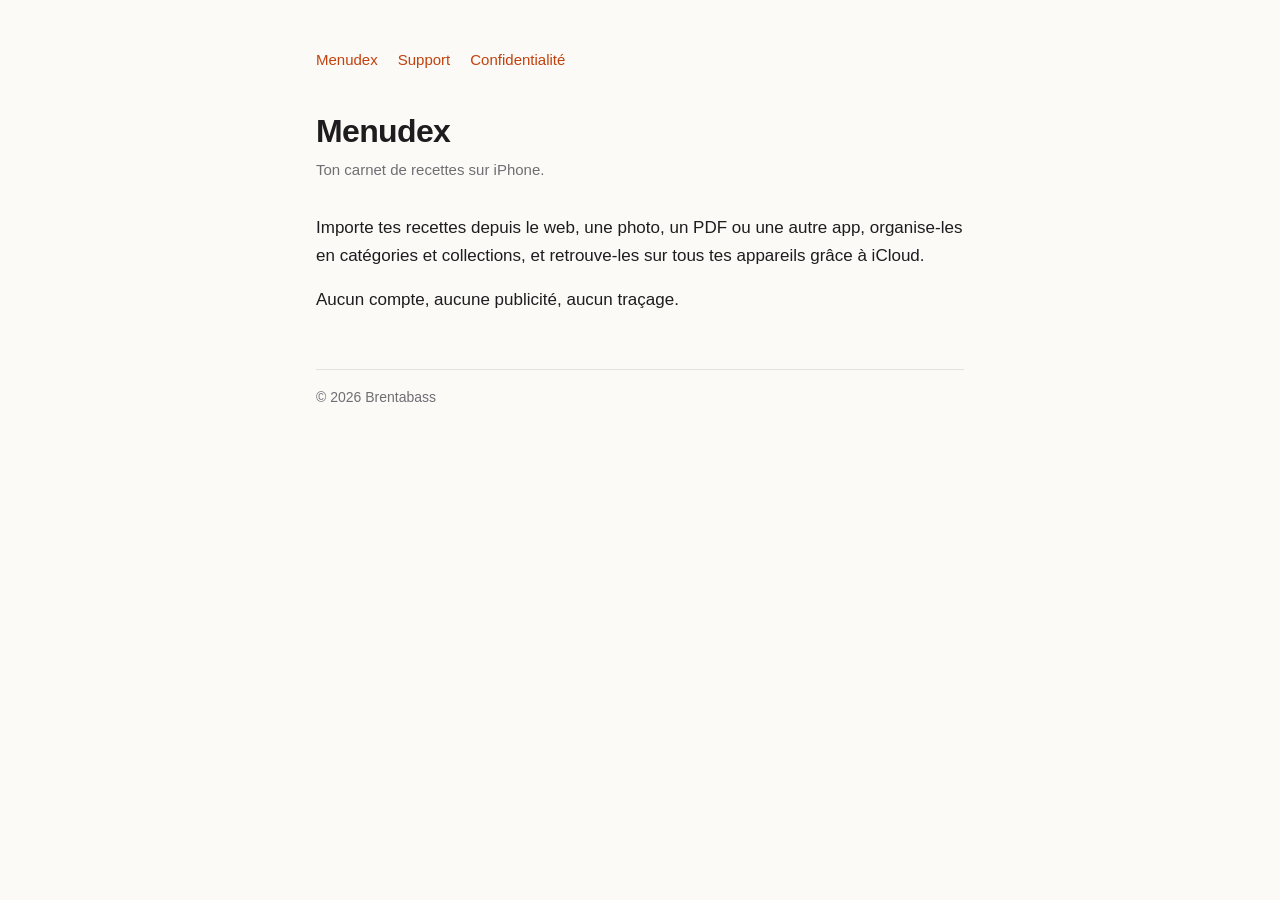
<file: index.html>
<!doctype html>
<html lang="fr">
<head>
  <meta charset="utf-8">
  <meta name="viewport" content="width=device-width, initial-scale=1">
  <title>Menudex</title>
  <meta name="description" content="Menudex — ton carnet de recettes sur iPhone.">
  <link rel="stylesheet" href="style.css">
</head>
<body>
<main>
  <nav><a href="./">Menudex</a><a href="support.html">Support</a><a href="privacy.html">Confidentialité</a></nav>
  <header>
    <h1>Menudex</h1>
    <p class="meta">Ton carnet de recettes sur iPhone.</p>
  </header>
  <p>Importe tes recettes depuis le web, une photo, un PDF ou une autre app, organise-les en catégories et collections, et retrouve-les sur tous tes appareils grâce à iCloud.</p>
  <p>Aucun compte, aucune publicité, aucun traçage.</p>
  <footer>© 2026 Brentabass</footer>
</main>
</body>
</html>
</file>
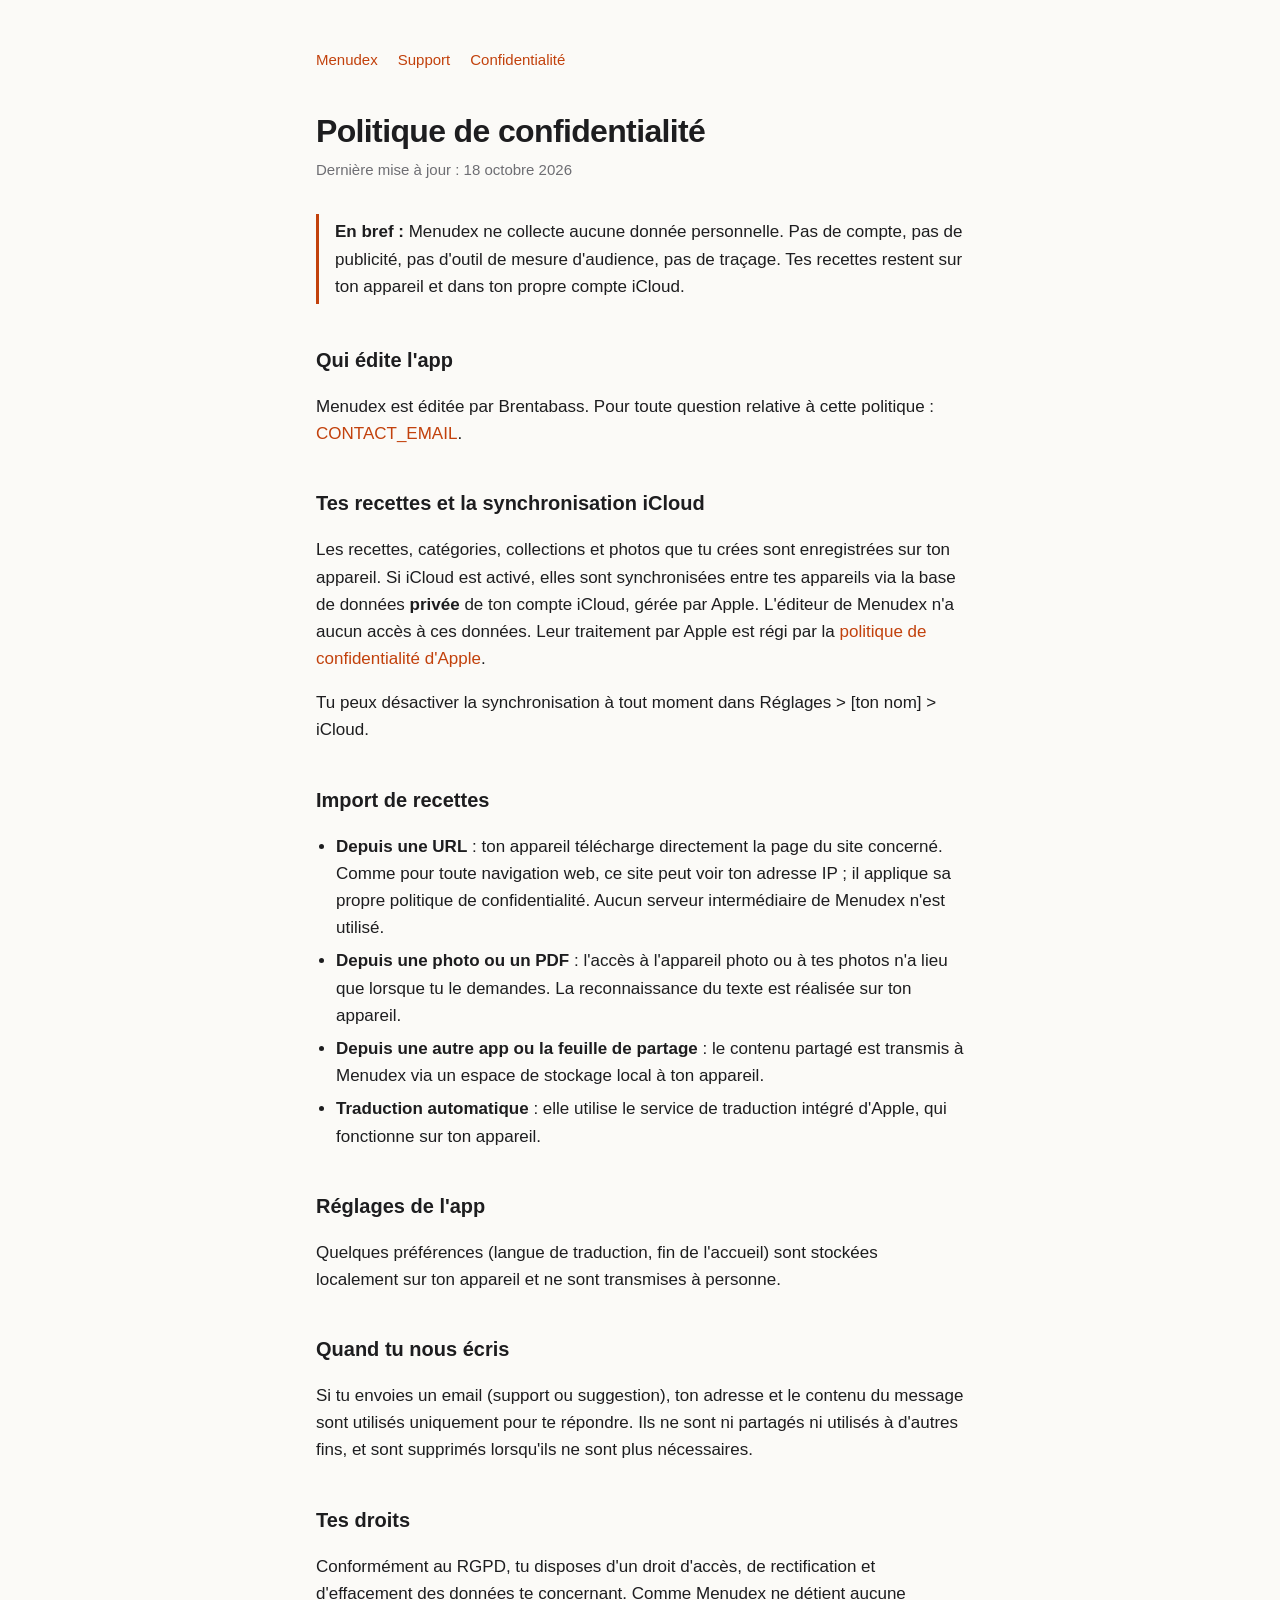
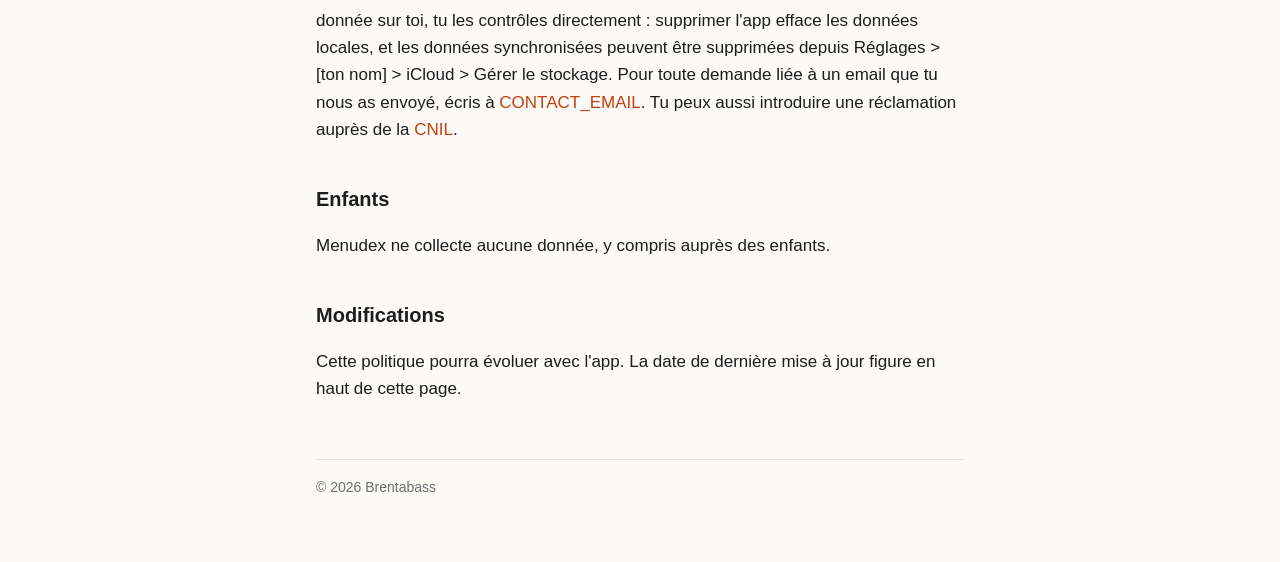
<file: privacy.html>
<!doctype html>
<html lang="fr">
<head>
  <meta charset="utf-8">
  <meta name="viewport" content="width=device-width, initial-scale=1">
  <title>Menudex — Confidentialité</title>
  <meta name="description" content="Politique de confidentialité de l'app Menudex.">
  <link rel="stylesheet" href="style.css">
</head>
<body>
<main>
  <nav><a href="./">Menudex</a><a href="support.html">Support</a><a href="privacy.html">Confidentialité</a></nav>
  <header>
    <h1>Politique de confidentialité</h1>
    <p class="meta">Dernière mise à jour : 18 octobre 2026</p>
  </header>

  <p class="summary"><strong>En bref :</strong> Menudex ne collecte aucune donnée personnelle. Pas de compte, pas de publicité, pas d'outil de mesure d'audience, pas de traçage. Tes recettes restent sur ton appareil et dans ton propre compte iCloud.</p>

  <h2>Qui édite l'app</h2>
  <p>Menudex est éditée par Brentabass. Pour toute question relative à cette politique : <a href="mailto:CONTACT_EMAIL">CONTACT_EMAIL</a>.</p>

  <h2>Tes recettes et la synchronisation iCloud</h2>
  <p>Les recettes, catégories, collections et photos que tu crées sont enregistrées sur ton appareil. Si iCloud est activé, elles sont synchronisées entre tes appareils via la base de données <strong>privée</strong> de ton compte iCloud, gérée par Apple. L'éditeur de Menudex n'a aucun accès à ces données. Leur traitement par Apple est régi par la <a href="https://www.apple.com/legal/privacy/">politique de confidentialité d'Apple</a>.</p>
  <p>Tu peux désactiver la synchronisation à tout moment dans Réglages &gt; [ton nom] &gt; iCloud.</p>

  <h2>Import de recettes</h2>
  <ul>
    <li><strong>Depuis une URL</strong> : ton appareil télécharge directement la page du site concerné. Comme pour toute navigation web, ce site peut voir ton adresse IP ; il applique sa propre politique de confidentialité. Aucun serveur intermédiaire de Menudex n'est utilisé.</li>
    <li><strong>Depuis une photo ou un PDF</strong> : l'accès à l'appareil photo ou à tes photos n'a lieu que lorsque tu le demandes. La reconnaissance du texte est réalisée sur ton appareil.</li>
    <li><strong>Depuis une autre app ou la feuille de partage</strong> : le contenu partagé est transmis à Menudex via un espace de stockage local à ton appareil.</li>
    <li><strong>Traduction automatique</strong> : elle utilise le service de traduction intégré d'Apple, qui fonctionne sur ton appareil.</li>
  </ul>

  <h2>Réglages de l'app</h2>
  <p>Quelques préférences (langue de traduction, fin de l'accueil) sont stockées localement sur ton appareil et ne sont transmises à personne.</p>

  <h2>Quand tu nous écris</h2>
  <p>Si tu envoies un email (support ou suggestion), ton adresse et le contenu du message sont utilisés uniquement pour te répondre. Ils ne sont ni partagés ni utilisés à d'autres fins, et sont supprimés lorsqu'ils ne sont plus nécessaires.</p>

  <h2>Tes droits</h2>
  <p>Conformément au RGPD, tu disposes d'un droit d'accès, de rectification et d'effacement des données te concernant. Comme Menudex ne détient aucune donnée sur toi, tu les contrôles directement : supprimer l'app efface les données locales, et les données synchronisées peuvent être supprimées depuis Réglages &gt; [ton nom] &gt; iCloud &gt; Gérer le stockage. Pour toute demande liée à un email que tu nous as envoyé, écris à <a href="mailto:CONTACT_EMAIL">CONTACT_EMAIL</a>. Tu peux aussi introduire une réclamation auprès de la <a href="https://www.cnil.fr">CNIL</a>.</p>

  <h2>Enfants</h2>
  <p>Menudex ne collecte aucune donnée, y compris auprès des enfants.</p>

  <h2>Modifications</h2>
  <p>Cette politique pourra évoluer avec l'app. La date de dernière mise à jour figure en haut de cette page.</p>

  <footer>© 2026 Brentabass</footer>
</main>
</body>
</html>
</file>
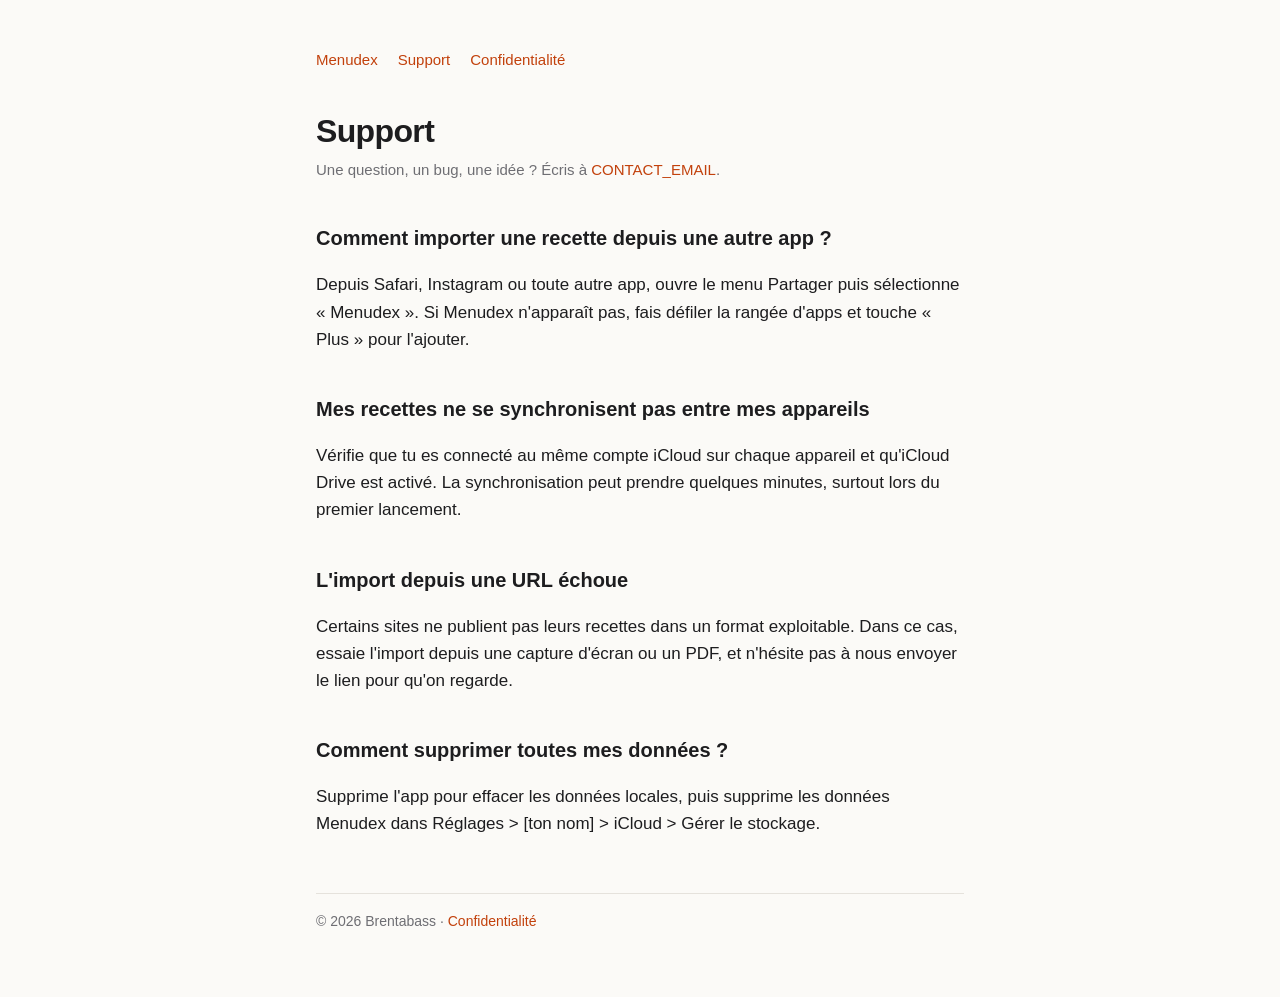
<file: support.html>
<!doctype html>
<html lang="fr">
<head>
  <meta charset="utf-8">
  <meta name="viewport" content="width=device-width, initial-scale=1">
  <title>Menudex — Support</title>
  <meta name="description" content="Aide et contact pour l'app Menudex.">
  <link rel="stylesheet" href="style.css">
</head>
<body>
<main>
  <nav><a href="./">Menudex</a><a href="support.html">Support</a><a href="privacy.html">Confidentialité</a></nav>
  <header>
    <h1>Support</h1>
    <p class="meta">Une question, un bug, une idée ? Écris à <a href="mailto:CONTACT_EMAIL">CONTACT_EMAIL</a>.</p>
  </header>

  <h2>Comment importer une recette depuis une autre app ?</h2>
  <p>Depuis Safari, Instagram ou toute autre app, ouvre le menu Partager puis sélectionne « Menudex ». Si Menudex n'apparaît pas, fais défiler la rangée d'apps et touche « Plus » pour l'ajouter.</p>

  <h2>Mes recettes ne se synchronisent pas entre mes appareils</h2>
  <p>Vérifie que tu es connecté au même compte iCloud sur chaque appareil et qu'iCloud Drive est activé. La synchronisation peut prendre quelques minutes, surtout lors du premier lancement.</p>

  <h2>L'import depuis une URL échoue</h2>
  <p>Certains sites ne publient pas leurs recettes dans un format exploitable. Dans ce cas, essaie l'import depuis une capture d'écran ou un PDF, et n'hésite pas à nous envoyer le lien pour qu'on regarde.</p>

  <h2>Comment supprimer toutes mes données ?</h2>
  <p>Supprime l'app pour effacer les données locales, puis supprime les données Menudex dans Réglages &gt; [ton nom] &gt; iCloud &gt; Gérer le stockage.</p>

  <footer>© 2026 Brentabass · <a href="privacy.html">Confidentialité</a></footer>
</main>
</body>
</html>
</file>
<file: style.css>
:root {
  --bg: #fbfaf7;
  --text: #1d1d1f;
  --muted: #6e6e73;
  --accent: #c2410c;
  --rule: #e5e2dc;
  color-scheme: light dark;
}
@media (prefers-color-scheme: dark) {
  :root {
    --bg: #161514;
    --text: #f2f1ee;
    --muted: #a1a1a6;
    --accent: #fb923c;
    --rule: #2e2c29;
  }
}
* { box-sizing: border-box; }
body {
  margin: 0;
  background: var(--bg);
  color: var(--text);
  font: 17px/1.6 -apple-system, BlinkMacSystemFont, "SF Pro Text", "Helvetica Neue", Arial, sans-serif;
}
main { max-width: 680px; margin: 0 auto; padding: 48px 16px 64px; }
header { margin-bottom: 32px; }
nav { display: flex; gap: 20px; font-size: 15px; margin-bottom: 40px; }
a { color: var(--accent); text-decoration: none; }
a:hover { text-decoration: underline; }
h1 { font-size: 32px; line-height: 1.2; margin: 0 0 8px; letter-spacing: -0.02em; }
h2 { font-size: 20px; margin: 40px 0 8px; }
.meta { color: var(--muted); font-size: 15px; margin: 0; }
.summary { border-left: 3px solid var(--accent); padding: 4px 0 4px 16px; margin: 24px 0; }
ul { padding-left: 20px; }
li { margin: 6px 0; }
footer { margin-top: 56px; padding-top: 16px; border-top: 1px solid var(--rule); color: var(--muted); font-size: 14px; }
</file>
